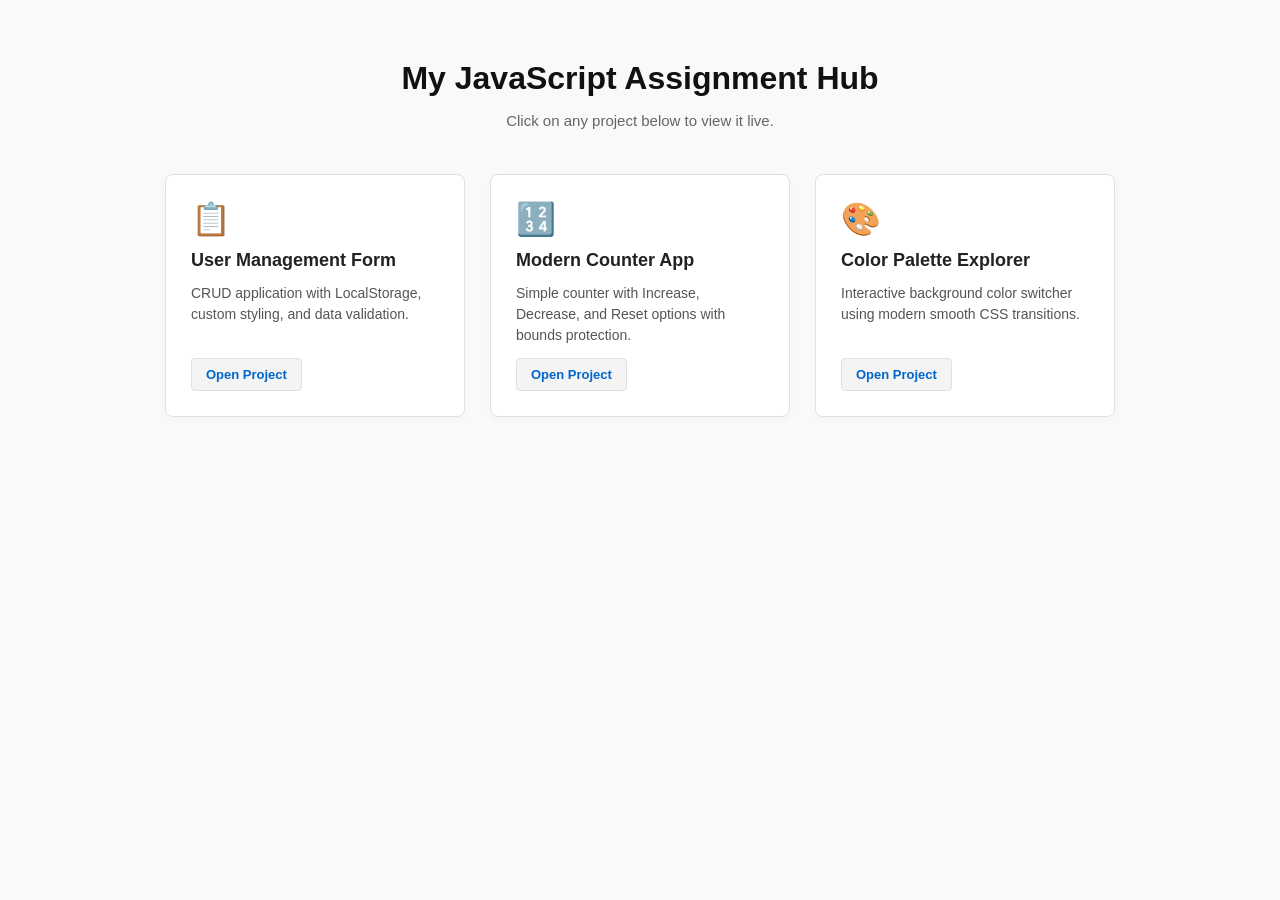
<file: index.html>
<!DOCTYPE html>
<html lang="en">
<head>
    <meta charset="UTF-8">
    <meta name="viewport" content="width=device-width, initial-scale=1.0">
    <title>My JavaScript Projects Hub</title>
    <link rel="stylesheet" href="style.css">
</head>
<body>

    <h1 class="main-heading">My JavaScript Assignment Hub</h1>
    <p class="sub-heading">Click on any project below to view it live.</p>

    <div class="projects-grid">

        <a href="user-form/index.html" class="project-card">
            <div class="card-icon">📋</div>
            <h3>User Management Form</h3>
            <p>CRUD application with LocalStorage, custom styling, and data validation.</p>
            <span class="view-btn">Open Project</span>
        </a>

        <a href="Counter app/index.html" class="project-card">
            <div class="card-icon">🔢</div>
            <h3>Modern Counter App</h3>
            <p>Simple counter with Increase, Decrease, and Reset options with bounds protection.</p>
            <span class="view-btn">Open Project</span>
        </a>

        <a href="Colour changer/index.html" class="project-card">
            <div class="card-icon">🎨</div>
            <h3>Color Palette Explorer</h3>
            <p>Interactive background color switcher using modern smooth CSS transitions.</p>
            <span class="view-btn">Open Project</span>
        </a>

    </div>

</body>
</html>
</file>
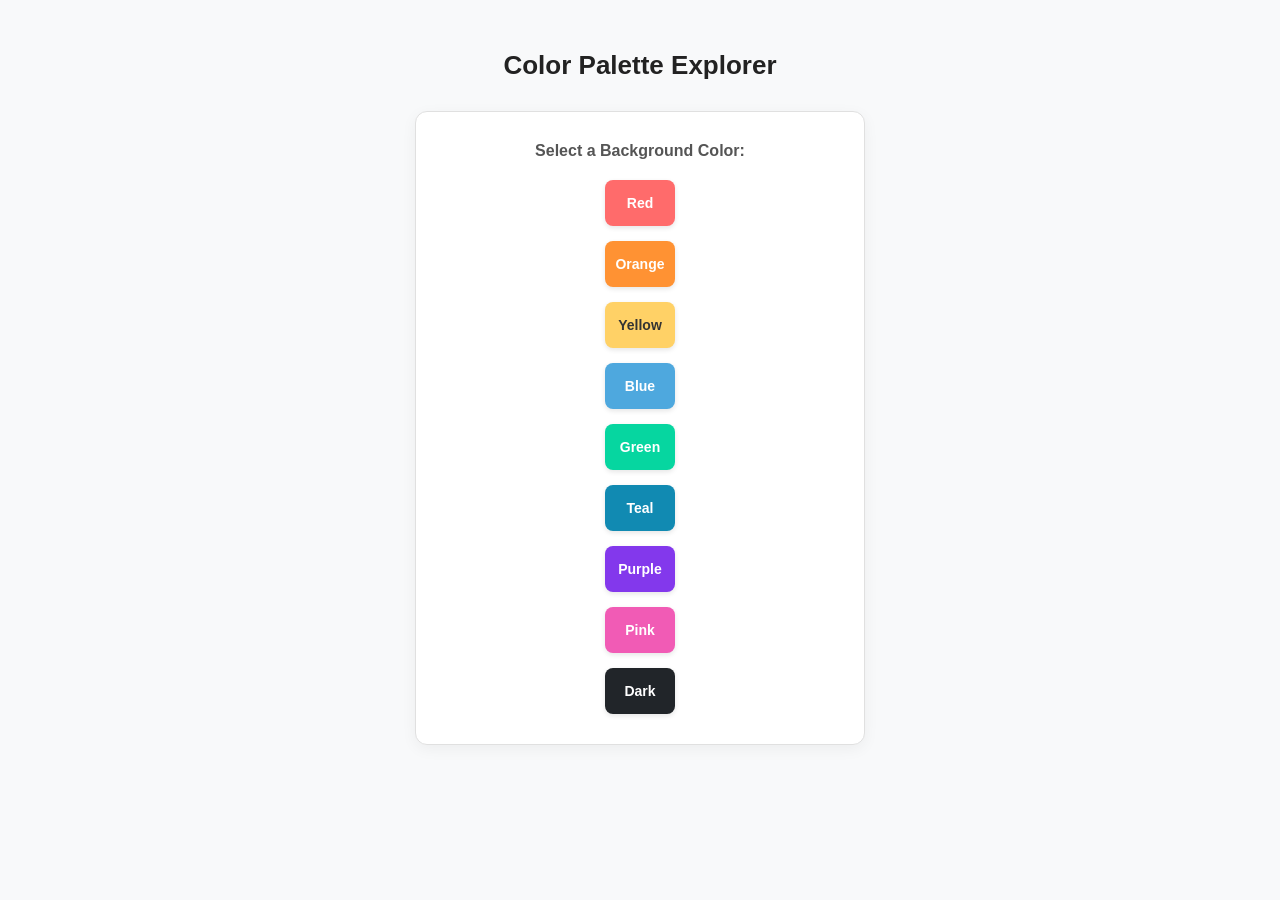
<file: Colour changer/index.html>
<!DOCTYPE html>
<html lang="en">
<head>
    <meta charset="UTF-8">
    <meta name="viewport" content="width=device-width, initial-scale=1.0">
    <title>Document</title>
    <link rel="stylesheet" href="style.css">
</head>
<body id="body">
    <h1 class="main-heading">Color Palette Explorer</h1>

    <div class="color-picker-card">
        <h2>Select a Background Color:</h2>
        
        <div class="color-grid">
            <button onclick="background('#ff6b6b')" style="background-color: #ff6b6b;">Red</button>
            <button onclick="background('#ff9233')" style="background-color: #ff9233;">Orange</button>
            <button onclick="background('#ffd166')" style="background-color: #ffd166; color: #333;">Yellow</button>
            
            <button onclick="background('#4ea8de')" style="background-color: #4ea8de;">Blue</button>
            <button onclick="background('#06d6a0')" style="background-color: #06d6a0;">Green</button>
            <button onclick="background('#118ab2')" style="background-color: #118ab2;">Teal</button>
            
            <button onclick="background('#8338ec')" style="background-color: #8338ec;">Purple</button>
            <button onclick="background('#f15bb5')" style="background-color: #f15bb5;">Pink</button>
            <button onclick="background('#212529')" style="background-color: #212529;">Dark</button>
        </div>
    </div>

    <script src="script.js"></script>
</body>
</html>
</file>
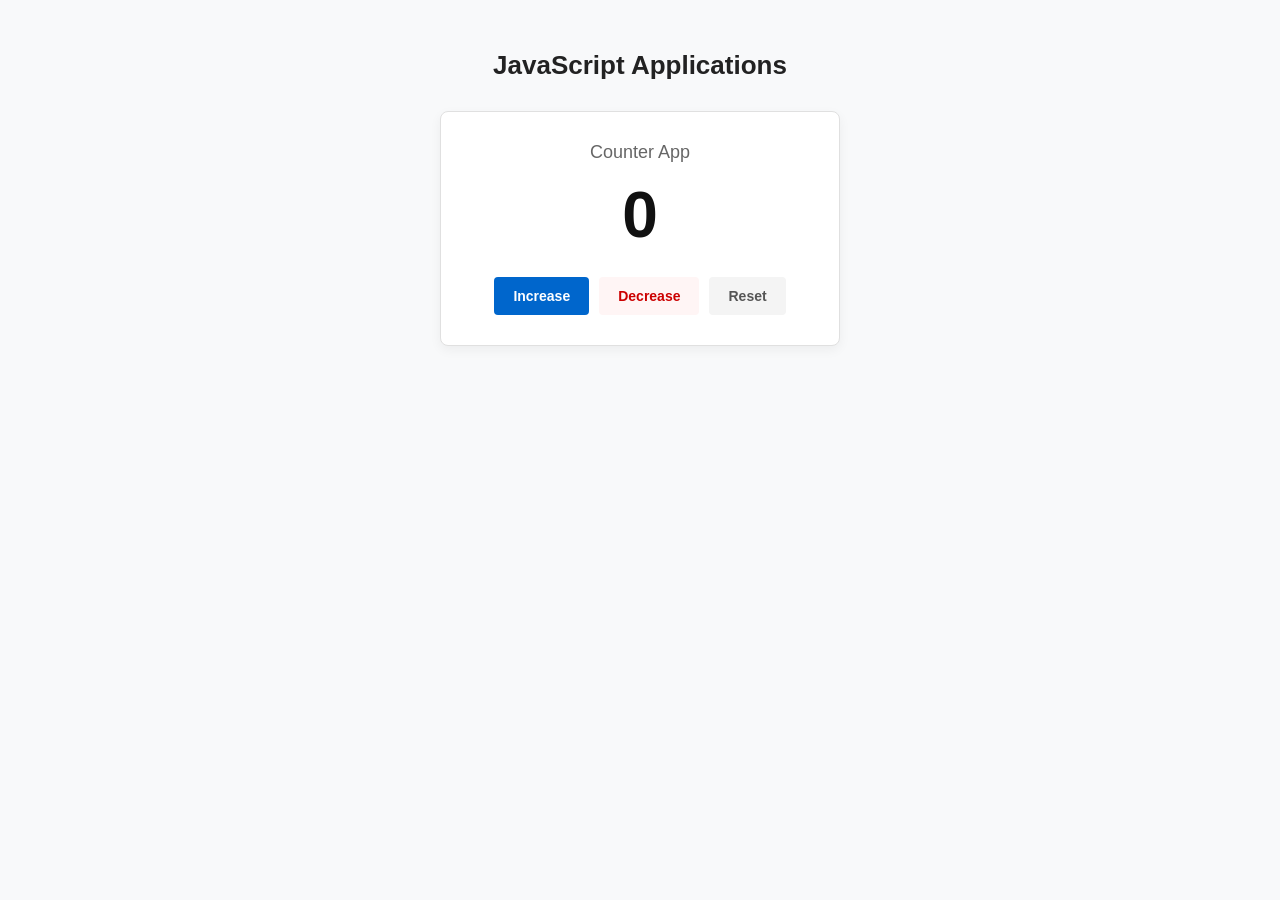
<file: Counter app/index.html>
<!DOCTYPE html>
<html lang="en">
<head>
    <meta charset="UTF-8">
    <meta name="viewport" content="width=device-width, initial-scale=1.0">
    <title>Document</title>
    <link rel="stylesheet" href="style.css">
</head>
<body id="body">
    <h1 class="main-heading">JavaScript Applications</h1>

    <div class="counter-card">
        <h2>Counter App</h2>
        <h1 id="num">0</h1>
        
        <div class="button-group">
            <button onclick="increase()" class="btn-increase">Increase</button>
            <button onclick="decrease()" class="btn-decrease">Decrease</button>
            <button onclick="reset()" class="btn-reset">Reset</button>
        </div>
    </div>
    
    <script src="script.js"></script>
</body>
</html>
</file>
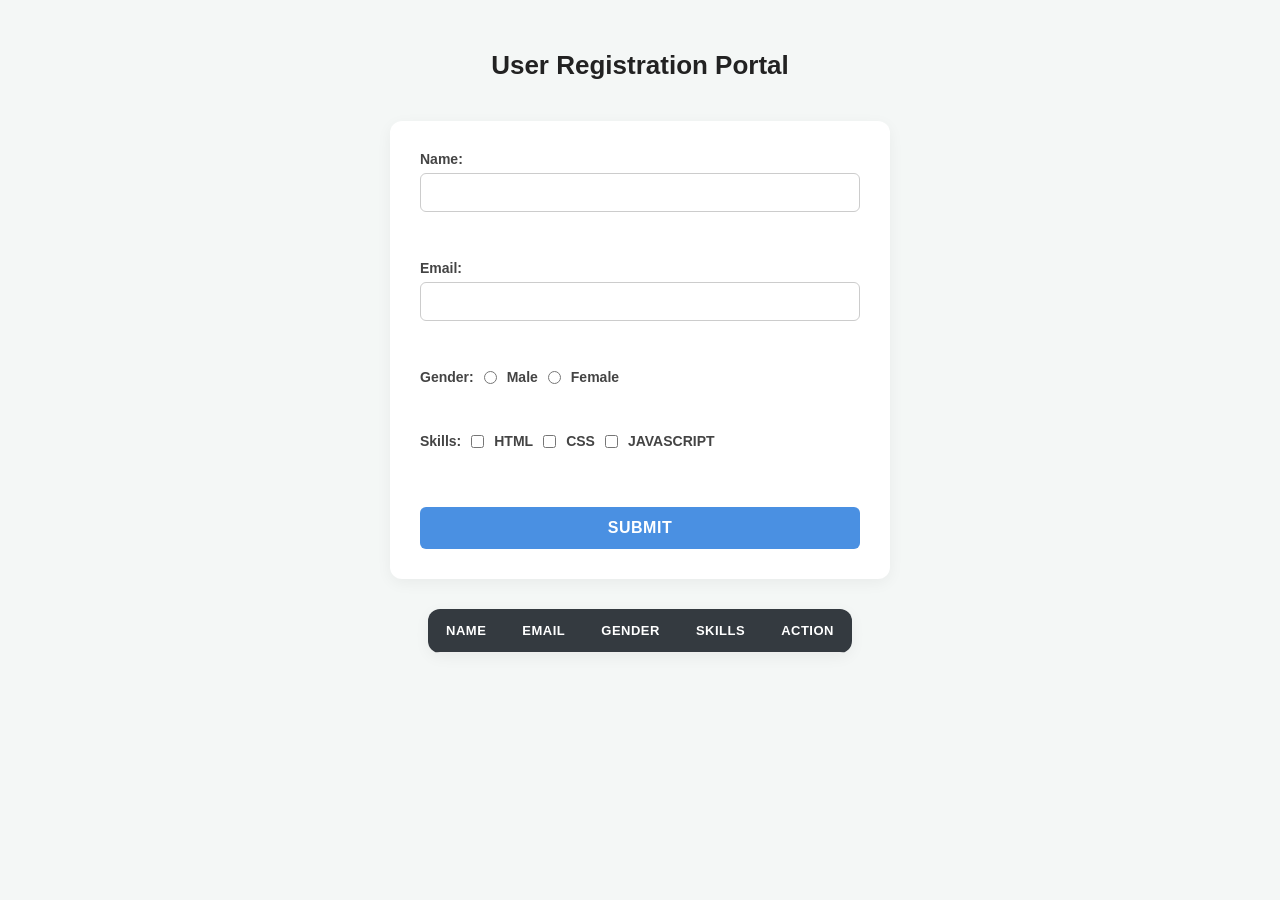
<file: user-form/index.html>
<!DOCTYPE html>
<html lang="en">
<head>
    <meta charset="UTF-8">
    <meta name="viewport" content="width=device-width, initial-scale=1.0">
    <title>Document</title>
    <link rel="stylesheet" href="style.css">
</head>
<body>
    <h1 class="main-heading">User Registration Portal</h1>
    <form action="" onsubmit="formSubmit(event)">
        <label for="">
            Name:
            <input type="text" name="" id="user_name">
        </label><br>

         <label for="">
            Email:
            <input type="email" name="" id="user_email">
        </label><br>
        <label for="">
            Gender:
            <input type="radio" name="gender" id="" value="Male">Male
                <input type="radio" name="gender" id="" value="Female">Female
        </label><br>

        <label for="">
            Skills:
            <input type="checkbox" name="skills" id="" value="html">HTML
             <input type="checkbox" name="skills" id="" value="css">CSS
              <input type="checkbox" name="skills" id="" value="javascript">JAVASCRIPT
        </label><br>
        <input type="submit" value="submit">
    </form>

    <div class="table-container">

        <table class="data-table">
            <thead>
                <tr>
                    <th>NAME</th>
                    <th>EMAIL</th>
                    <th>GENDER</th>
                    <th>SKILLS</th>
                    <th>ACTION</th>
                </tr>
            </thead>
            <tbody id="table_body"></tbody>
        </table>
    </div>

    <script src="script.js"></script>
</body>
</html>
</file>
<file: style.css>
/* Reset and Globals */
* {
    margin: 0;
    padding: 0;
    box-sizing: border-box;
    font-family: Arial, sans-serif;
}

body {
    background-color: #f8f9fa;
    color: #333333;
    padding: 60px 20px;
    display: flex;
    flex-direction: column;
    align-items: center;
    gap: 15px;
}

.main-heading {
    font-size: 32px;
    color: #111111;
    font-weight: bold;
    text-align: center;
}

.sub-heading {
    font-size: 15px;
    color: #666666;
    margin-bottom: 30px;
    text-align: center;
}

/* Grid Layout for Cards */
.projects-grid {
    display: grid;
    grid-template-columns: repeat(auto-fit, minmax(280px, 1fr));
    gap: 25px;
    width: 100%;
    max-width: 950px;
}

/* Card Styling (Clickable) */
.project-card {
    background: #ffffff;
    border: 1px solid #e0e0e0;
    border-radius: 8px;
    padding: 25px;
    text-decoration: none; /* Links ka underline khatam karne ke liye */
    color: inherit;
    display: flex;
    flex-direction: column;
    gap: 12px;
    transition: transform 0.2s, box-shadow 0.2s;
    box-shadow: 0 4px 6px rgba(0, 0, 0, 0.02);
}

/* Hover Effect */
.project-card:hover {
    transform: translateY(-4px);
    box-shadow: 0 10px 20px rgba(0, 0, 0, 0.05);
    border-color: #0066cc;
}

.card-icon {
    font-size: 32px;
}

.project-card h3 {
    font-size: 18px;
    color: #222222;
    font-weight: bold;
}

.project-card p {
    font-size: 14px;
    color: #555555;
    line-height: 1.5;
    flex-grow: 1; /* Agate text short ho toh buttons same line me rahein */
}

/* Open Button inside card */
.view-btn {
    display: inline-block;
    align-self: flex-start;
    padding: 8px 14px;
    background-color: #f4f4f4;
    color: #0066cc;
    font-size: 13px;
    font-weight: bold;
    border-radius: 4px;
    border: 1px solid #e0e0e0;
    transition: all 0.2s;
}

.project-card:hover .view-btn {
    background-color: #0066cc;
    color: white;
    border-color: #0066cc;
}
</file>
<file: Colour changer/style.css>
/* Basic Simple Reset */
* {
    margin: 0;
    padding: 0;
    box-sizing: border-box;
    font-family: Arial, sans-serif;
}

body {
    background-color: #f8f9fa;
    padding: 50px 20px;
    display: flex;
    flex-direction: column;
    align-items: center;
    gap: 30px;
    transition: background-color 0.4s ease; /* Isse background color smoothly change hoga */
}

/* Top Main Heading */
.main-heading {
    font-size: 26px;
    color: #222222;
    font-weight: bold;
}

/* Card Container */
.color-picker-card {
    background: #ffffff;
    padding: 30px;
    border-radius: 12px;
    border: 1px solid #e0e0e0;
    width: 100%;
    max-width: 450px;
    text-align: center;
    box-shadow: 0 4px 15px rgba(0, 0, 0, 0.05);
}

.color-picker-card h2 {
    font-size: 16px;
    color: #555555;
    margin-bottom: 20px;
}

/* Grid Layout for Buttons */
.color-grid {
    display: grid;
    grid-template-columns: repeat(3, 1xl); /* 3 buttons ek row mein */
    gap: 15px;
    justify-content: center;
}

/* Premium Round Buttons Style */
.color-grid button {
    border: none;
    color: white;
    padding: 15px 10px;
    font-size: 14px;
    font-weight: bold;
    border-radius: 8px; /* Clean rounded borders */
    cursor: pointer;
    box-shadow: 0 2px 5px rgba(0,0,0,0.1);
    transition: transform 0.2s, box-shadow 0.2s;
    text-transform: capitalize;
}

/* Hover Effect: Button thoda bara hoga */
.color-grid button:hover {
    transform: scale(1.06);
    box-shadow: 0 4px 12px rgba(0,0,0,0.15);
}
</file>
<file: Counter app/style.css>
/* Basic Simple Reset */
* {
    margin: 0;
    padding: 0;
    box-sizing: border-box;
    font-family: Arial, sans-serif;
}

body {
    background-color: #f8f9fa; /* Simple off-white background */
    color: #333333;
    padding: 50px 20px;
    display: flex;
    flex-direction: column;
    align-items: center;
    gap: 30px;
}

/* Main Top Heading */
.main-heading {
    font-size: 26px;
    color: #222222;
    font-weight: bold;
}

/* Counter Box/Card Styling */
.counter-card {
    background: #ffffff;
    padding: 30px;
    border-radius: 8px;
    border: 1px solid #e0e0e0;
    width: 100%;
    max-width: 400px;
    text-align: center;
    box-shadow: 0 4px 12px rgba(0, 0, 0, 0.05);
}

.counter-card h2 {
    font-size: 18px;
    color: #666666;
    margin-bottom: 15px;
    font-weight: normal;
}

/* Big Number Styling */
#num {
    font-size: 64px; /* Bara aur clear number */
    color: #111111;
    margin-bottom: 25px;
    font-weight: bold;
}

/* Buttons Alignment */
.button-group {
    display: flex;
    justify-content: center;
    gap: 10px;
}

/* Base Buttons Style */
.counter-card button {
    padding: 10px 18px;
    font-size: 14px;
    font-weight: bold;
    border: 1px solid transparent;
    border-radius: 4px;
    cursor: pointer;
    transition: all 0.2s;
}

/* Increase Button (Clean Blue) */
.btn-increase {
    background-color: #0066cc;
    color: white;
}
.btn-increase:hover {
    background-color: #0052a3;
}

/* Decrease Button (Light Red Outline) */
.btn-decrease {
    background-color: #fff5f5;
    color: #cc0000;
    border-color: #ffcccc;
}
.btn-decrease:hover {
    background-color: #cc0000;
    color: white;
    border-color: #cc0000;
}

/* Reset Button (Simple Grey Outline) */
.btn-reset {
    background-color: #f4f4f4;
    color: #555555;
    border-color: #cccccc;
}
.btn-reset:hover {
    background-color: #e2e2e2;
    color: #222222;
}
</file>
<file: user-form/style.css>
/* Base Styling & Reset */
* {
    margin: 0;
    padding: 0;
    box-sizing: border-box;
    font-family: 'Segoe UI', Tahoma, Geneva, Verdana, sans-serif;
}

body {
    background-color: #f4f7f6;
    color: #333;
    padding: 40px 20px;
    display: flex;
    flex-direction: column;
    align-items: center;
    gap: 30px;
}

.main-heading {
    font-family: Arial, sans-serif;
    color: #222222;
    font-size: 26px;
    font-weight: bold;
    text-align: center;
    margin-bottom: 10px;
    margin-top: 10px;
}

/* Form Container Styling */
form {
    background: #ffffff;
    padding: 30px;
    border-radius: 12px;
    box-shadow: 0 4px 15px rgba(0, 0, 0, 0.05);
    width: 100%;
    max-width: 500px;
    display: flex;
    flex-direction: column;
    gap: 15px;
}

form label {
    font-weight: 600;
    font-size: 14px;
    color: #444;
    display: flex;
    flex-direction: column;
    gap: 6px;
}

/* Text & Email Inputs */
form input[type="text"],
form input[type="email"] {
    width: 100%;
    padding: 10px 14px;
    border: 1px solid #ccc;
    border-radius: 6px;
    font-size: 15px;
    transition: all 0.3s ease;
    outline: none;
}

form input[type="text"]:focus,
form input[type="email"]:focus {
    border-color: #4a90e2;
    box-shadow: 0 0 0 3px rgba(74, 144, 226, 0.2);
}

/* Inline Styles for Radio and Checkbox */
form label:has(input[type="radio"]),
form label:has(input[type="checkbox"]) {
    flex-direction: row;
    align-items: center;
    flex-wrap: wrap;
    gap: 10px;
    cursor: pointer;
}

form input[type="radio"],
form input[type="checkbox"] {
    cursor: pointer;
    accent-color: #4a90e2; /* Modern browser check color */
}

/* Submit & Update Button */
form input[type="submit"] {
    background-color: #4a90e2;
    color: white;
    border: none;
    padding: 12px;
    font-size: 16px;
    font-weight: 600;
    border-radius: 6px;
    cursor: pointer;
    text-transform: uppercase;
    letter-spacing: 0.5px;
    transition: background 0.2s ease;
    margin-top: 10px;
}

form input[type="submit"]:hover {
    background-color: #357abd;
}

/* Table Styling */
.data-table {
    width: 100%;
    max-width: 900px;
    border-collapse: collapse;
    background: white;
    border-radius: 12px;
    overflow: hidden; /* To keep corners rounded */
    box-shadow: 0 4px 15px rgba(0, 0, 0, 0.05);
    border: none;
}

.data-table th, 
.data-table td {
    padding: 14px 18px;
    text-align: left;
    font-size: 14px;
}

.data-table th {
    background-color: #343a40;
    color: white;
    font-weight: 600;
    text-transform: uppercase;
    font-size: 13px;
    letter-spacing: 0.5px;
}

.data-table tr {
    border-bottom: 1px solid #eee;
    transition: background 0.2s ease;
}

.data-table tbody tr:hover {
    background-color: #f8f9fa;
}

.data-table tbody tr:last-child {
    border-bottom: 2px solid #343a40;
}

/* Action Table Data & Buttons Styling */
.data-table td:last-child {
    display: flex;
    gap: 8px;
}

.data-table button {
    padding: 6px 12px;
    font-size: 13px;
    font-weight: 600;
    border: none;
    border-radius: 4px;
    cursor: pointer;
    transition: all 0.2s ease;
}

/* Edit Button */
.data-table button:nth-child(1) {
    background-color: #ffc107;
    color: #212529;
}

.data-table button:nth-child(1):hover {
    background-color: #e0a800;
}

/* Delete Button */
.data-table button:nth-child(2) {
    background-color: #dc3545;
    color: white;
}

.data-table button:nth-child(2):hover {
    background-color: #bd2130;
}
</file>
